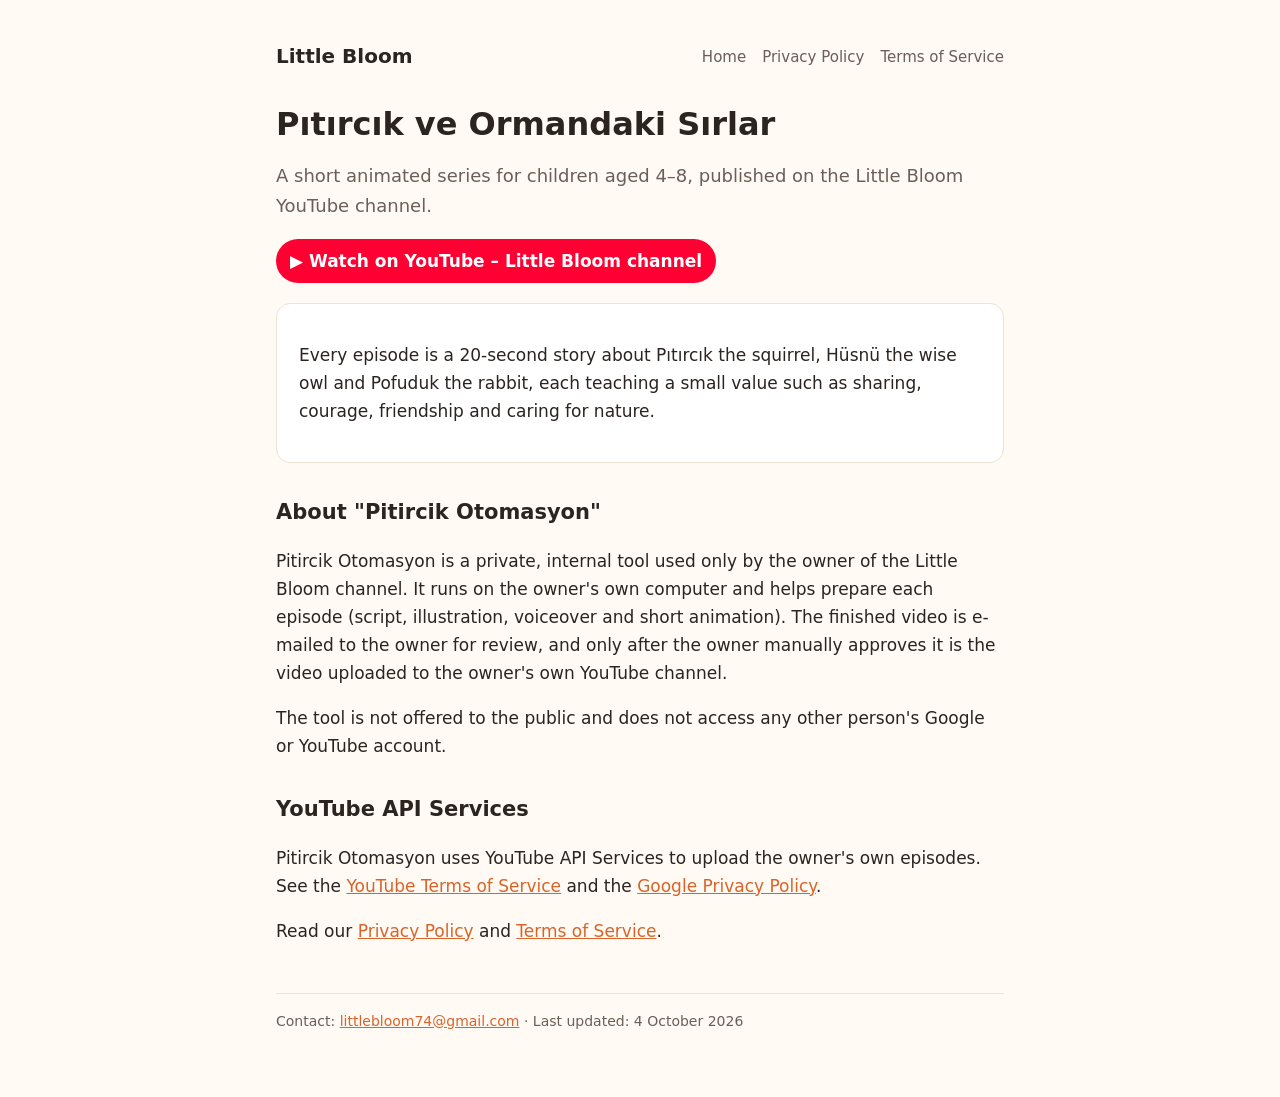
<file: index.html>
<!doctype html><html lang="en"><head><meta charset="utf-8"><meta name="viewport" content="width=device-width,initial-scale=1"><title>Little Bloom – Pitircik Otomasyon</title><link rel="stylesheet" href="style.css"></head><body><main><header><a class="brand" href="index.html">Little Bloom</a><nav><a href="index.html">Home</a><a href="privacy.html">Privacy Policy</a><a href="terms.html">Terms of Service</a></nav></header>
<h1>Pıtırcık ve Ormandaki Sırlar</h1>
<p class="lead">A short animated series for children aged 4–8, published on the Little Bloom YouTube channel.</p>
<p><a class="yt" href="https://www.youtube.com/channel/UCOMRZ1YDPUIf8EcZC2IHQGA">▶ Watch on YouTube – Little Bloom channel</a></p>
<div class="card">
<p>Every episode is a 20-second story about Pıtırcık the squirrel, Hüsnü the wise owl and Pofuduk the rabbit, each teaching a small value such as sharing, courage, friendship and caring for nature.</p>
</div>
<h2>About "Pitircik Otomasyon"</h2>
<p>Pitircik Otomasyon is a private, internal tool used only by the owner of the Little Bloom channel. It runs on the owner's own computer and helps prepare each episode (script, illustration, voiceover and short animation). The finished video is e-mailed to the owner for review, and only after the owner manually approves it is the video uploaded to the owner's own YouTube channel.</p>
<p>The tool is not offered to the public and does not access any other person's Google or YouTube account.</p>
<h2>YouTube API Services</h2>
<p>Pitircik Otomasyon uses YouTube API Services to upload the owner's own episodes. See the <a href="https://www.youtube.com/t/terms">YouTube Terms of Service</a> and the <a href="https://policies.google.com/privacy">Google Privacy Policy</a>.</p>
<p>Read our <a href="privacy.html">Privacy Policy</a> and <a href="terms.html">Terms of Service</a>.</p>
<footer>Contact: <a href="mailto:littlebloom74@gmail.com">littlebloom74@gmail.com</a> · Last updated: 4 October 2026</footer></main></body></html>
</file>
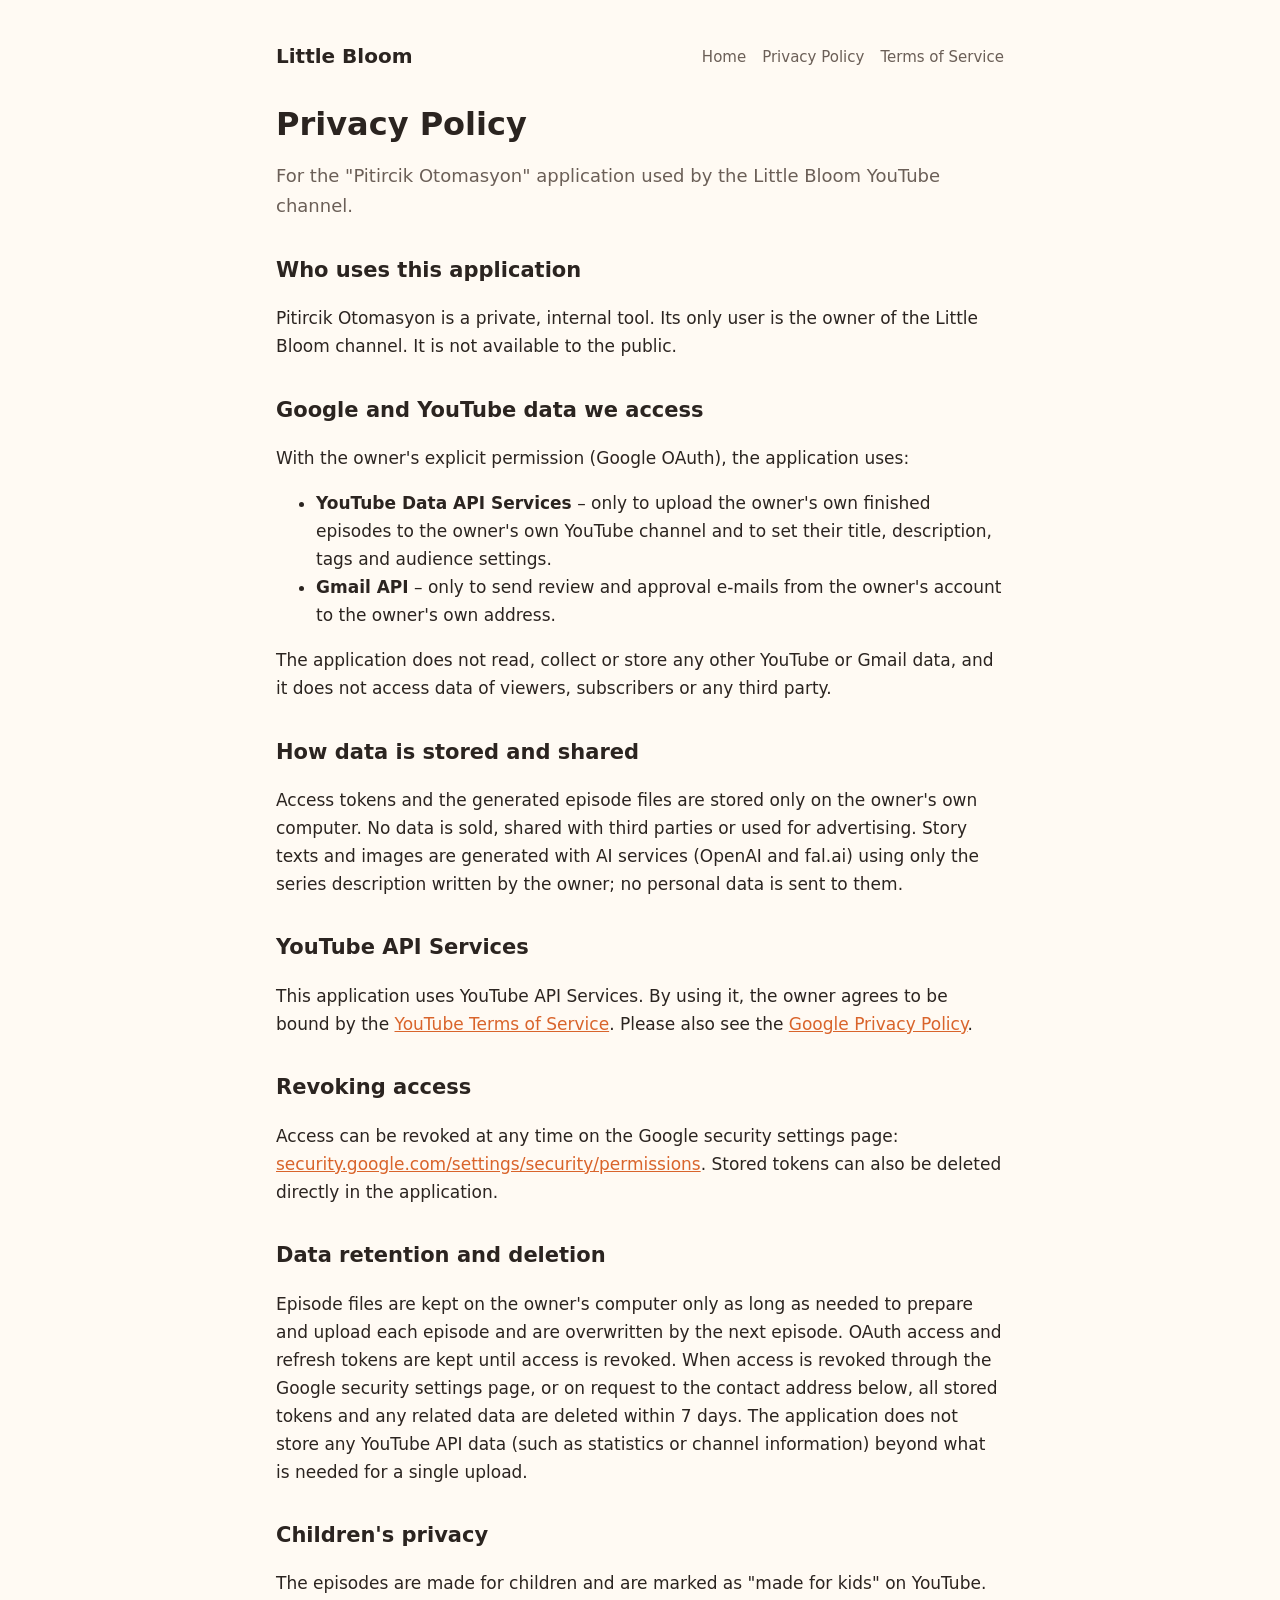
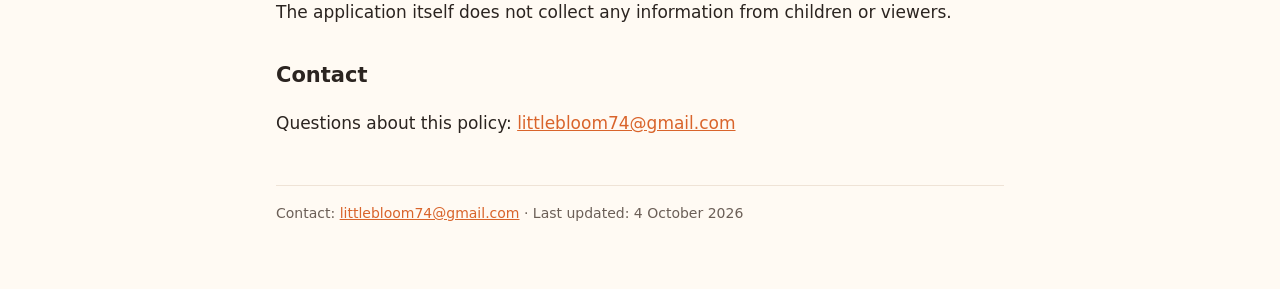
<file: privacy.html>
<!doctype html><html lang="en"><head><meta charset="utf-8"><meta name="viewport" content="width=device-width,initial-scale=1"><title>Privacy Policy – Little Bloom</title><link rel="stylesheet" href="style.css"></head><body><main><header><a class="brand" href="index.html">Little Bloom</a><nav><a href="index.html">Home</a><a href="privacy.html">Privacy Policy</a><a href="terms.html">Terms of Service</a></nav></header>
<h1>Privacy Policy</h1>
<p class="lead">For the "Pitircik Otomasyon" application used by the Little Bloom YouTube channel.</p>
<h2>Who uses this application</h2>
<p>Pitircik Otomasyon is a private, internal tool. Its only user is the owner of the Little Bloom channel. It is not available to the public.</p>
<h2>Google and YouTube data we access</h2>
<p>With the owner's explicit permission (Google OAuth), the application uses:</p>
<ul>
<li><b>YouTube Data API Services</b> – only to upload the owner's own finished episodes to the owner's own YouTube channel and to set their title, description, tags and audience settings.</li>
<li><b>Gmail API</b> – only to send review and approval e-mails from the owner's account to the owner's own address.</li>
</ul>
<p>The application does not read, collect or store any other YouTube or Gmail data, and it does not access data of viewers, subscribers or any third party.</p>
<h2>How data is stored and shared</h2>
<p>Access tokens and the generated episode files are stored only on the owner's own computer. No data is sold, shared with third parties or used for advertising. Story texts and images are generated with AI services (OpenAI and fal.ai) using only the series description written by the owner; no personal data is sent to them.</p>
<h2>YouTube API Services</h2>
<p>This application uses YouTube API Services. By using it, the owner agrees to be bound by the <a href="https://www.youtube.com/t/terms">YouTube Terms of Service</a>. Please also see the <a href="https://policies.google.com/privacy">Google Privacy Policy</a>.</p>
<h2>Revoking access</h2>
<p>Access can be revoked at any time on the Google security settings page: <a href="https://security.google.com/settings/security/permissions">security.google.com/settings/security/permissions</a>. Stored tokens can also be deleted directly in the application.</p>
<h2>Data retention and deletion</h2>
<p>Episode files are kept on the owner's computer only as long as needed to prepare and upload each episode and are overwritten by the next episode. OAuth access and refresh tokens are kept until access is revoked. When access is revoked through the Google security settings page, or on request to the contact address below, all stored tokens and any related data are deleted within 7 days. The application does not store any YouTube API data (such as statistics or channel information) beyond what is needed for a single upload.</p>
<h2>Children's privacy</h2>
<p>The episodes are made for children and are marked as "made for kids" on YouTube. The application itself does not collect any information from children or viewers.</p>
<h2>Contact</h2>
<p>Questions about this policy: <a href="mailto:littlebloom74@gmail.com">littlebloom74@gmail.com</a></p>
<footer>Contact: <a href="mailto:littlebloom74@gmail.com">littlebloom74@gmail.com</a> · Last updated: 4 October 2026</footer></main></body></html>
</file>
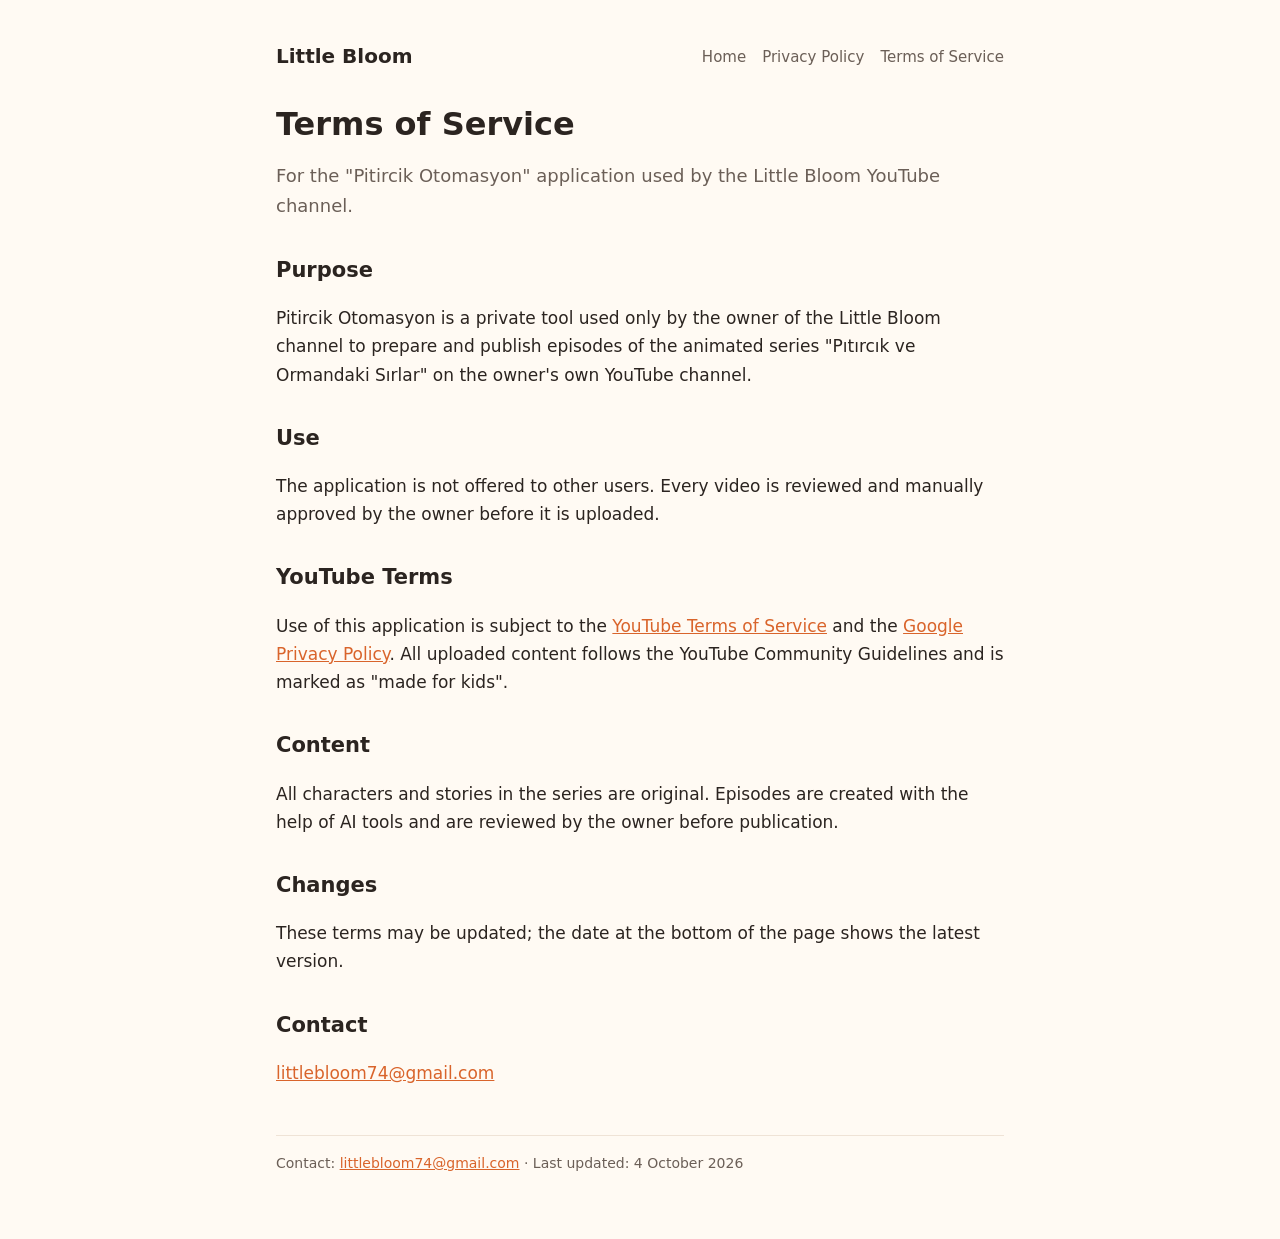
<file: terms.html>
<!doctype html><html lang="en"><head><meta charset="utf-8"><meta name="viewport" content="width=device-width,initial-scale=1"><title>Terms of Service – Little Bloom</title><link rel="stylesheet" href="style.css"></head><body><main><header><a class="brand" href="index.html">Little Bloom</a><nav><a href="index.html">Home</a><a href="privacy.html">Privacy Policy</a><a href="terms.html">Terms of Service</a></nav></header>
<h1>Terms of Service</h1>
<p class="lead">For the "Pitircik Otomasyon" application used by the Little Bloom YouTube channel.</p>
<h2>Purpose</h2>
<p>Pitircik Otomasyon is a private tool used only by the owner of the Little Bloom channel to prepare and publish episodes of the animated series "Pıtırcık ve Ormandaki Sırlar" on the owner's own YouTube channel.</p>
<h2>Use</h2>
<p>The application is not offered to other users. Every video is reviewed and manually approved by the owner before it is uploaded.</p>
<h2>YouTube Terms</h2>
<p>Use of this application is subject to the <a href="https://www.youtube.com/t/terms">YouTube Terms of Service</a> and the <a href="https://policies.google.com/privacy">Google Privacy Policy</a>. All uploaded content follows the YouTube Community Guidelines and is marked as "made for kids".</p>
<h2>Content</h2>
<p>All characters and stories in the series are original. Episodes are created with the help of AI tools and are reviewed by the owner before publication.</p>
<h2>Changes</h2>
<p>These terms may be updated; the date at the bottom of the page shows the latest version.</p>
<h2>Contact</h2>
<p><a href="mailto:littlebloom74@gmail.com">littlebloom74@gmail.com</a></p>
<footer>Contact: <a href="mailto:littlebloom74@gmail.com">littlebloom74@gmail.com</a> · Last updated: 4 October 2026</footer></main></body></html>
</file>
<file: style.css>
:root{--bg:#fffaf3;--fg:#2b2420;--muted:#6b5f57;--accent:#d9642b;--card:#ffffff;--line:#efe3d6}
@media (prefers-color-scheme:dark){:root{--bg:#1d1916;--fg:#f3ebe3;--muted:#b9aca1;--accent:#f08a50;--card:#28221e;--line:#3a322c}}
*{box-sizing:border-box}
body{margin:0;background:var(--bg);color:var(--fg);font:17px/1.65 system-ui,-apple-system,"Segoe UI",Roboto,sans-serif}
main{max-width:760px;margin:0 auto;padding:40px 16px 64px}
header{display:flex;flex-wrap:wrap;gap:12px 20px;align-items:center;justify-content:space-between;margin-bottom:32px}
.brand{font-weight:700;font-size:20px;color:var(--fg);text-decoration:none}
nav a{color:var(--muted);text-decoration:none;margin-left:16px;font-size:15px}
nav a:first-child{margin-left:0}
nav a:hover{color:var(--accent)}
h1{font-size:32px;line-height:1.2;margin:0 0 8px}
h2{font-size:21px;margin:32px 0 8px}
p,li{color:var(--fg)}
.lead{color:var(--muted);font-size:18px}
.card{background:var(--card);border:1px solid var(--line);border-radius:14px;padding:20px 22px;margin:20px 0}
a{color:var(--accent)}
footer{margin-top:48px;padding-top:16px;border-top:1px solid var(--line);color:var(--muted);font-size:14px}
.yt{display:inline-block;background:#ff0033;color:#fff;text-decoration:none;font-weight:600;padding:8px 14px;border-radius:999px}
</file>
